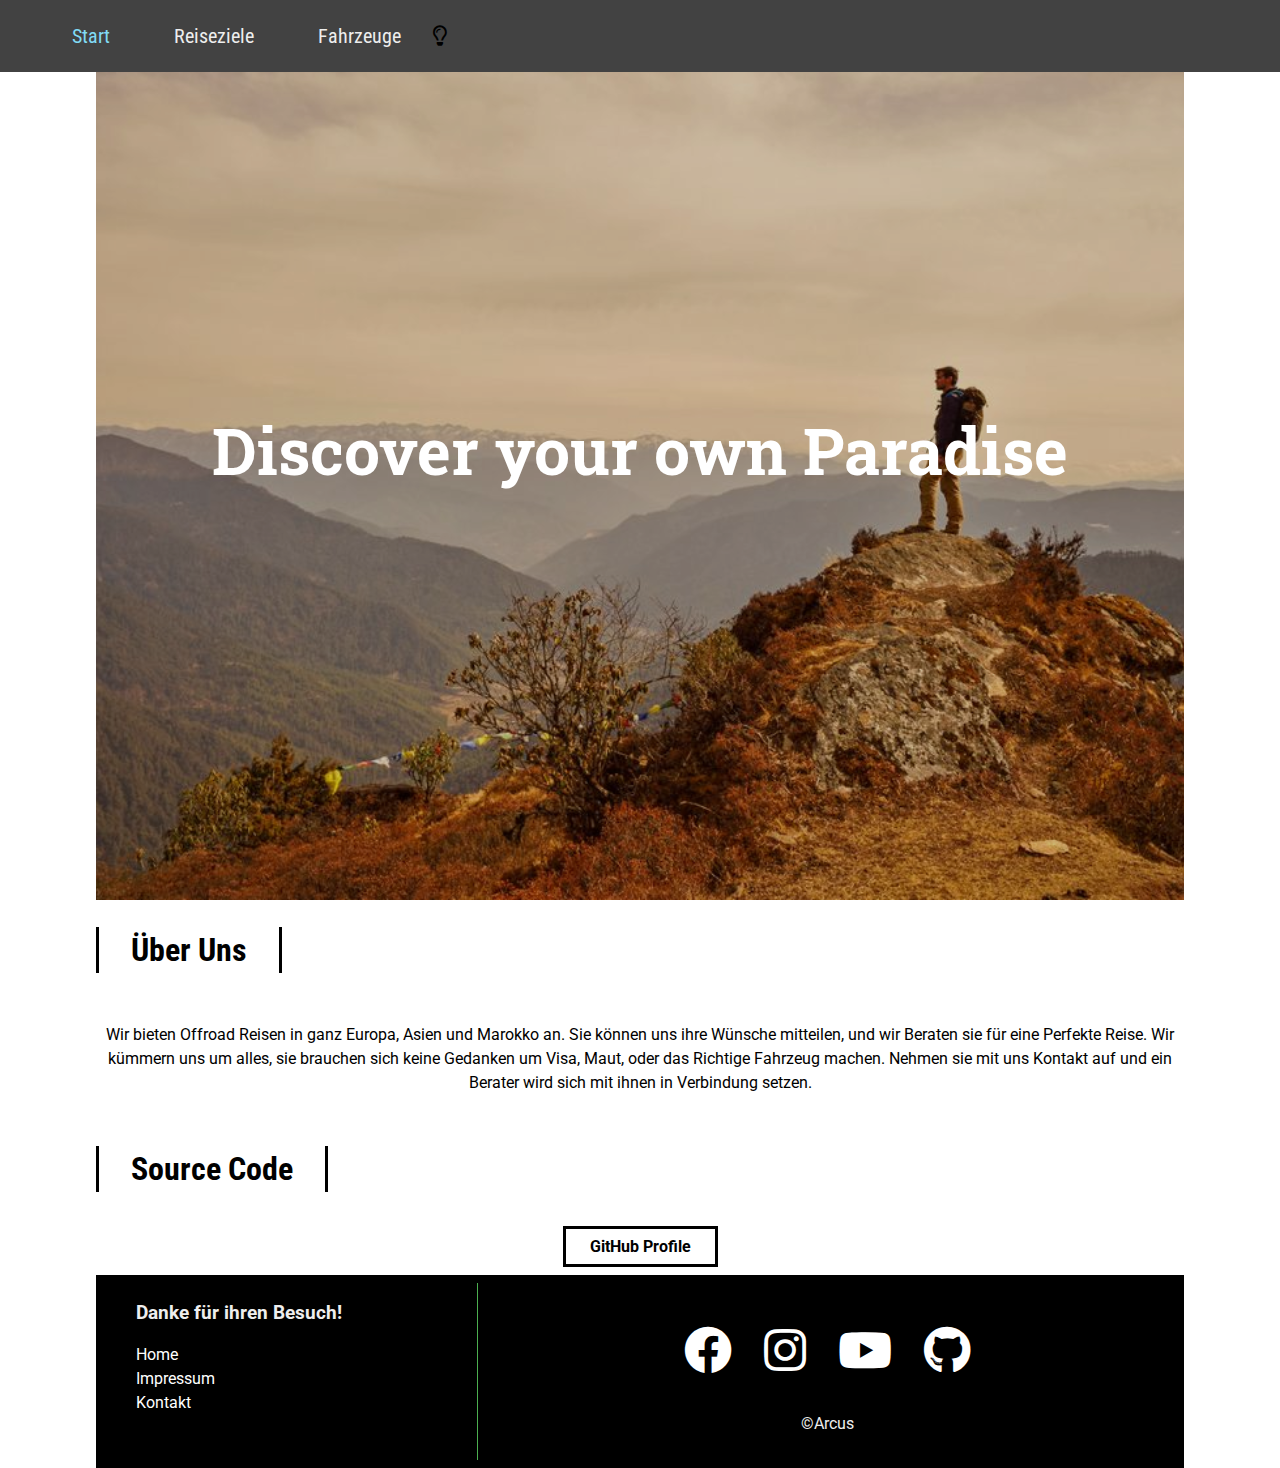
<file: index.html>
<!DOCTYPE html>
<html lang="de">
<head>
    <meta charset="UTF-8">
    <meta name="viewport" content="width=device-width, initial-scale=1.0">
    <link rel="stylesheet" href="https://use.fontawesome.com/releases/v5.1.0/css/all.css">
    <link rel="stylesheet" href="https://fonts.googleapis.com/css?family=Roboto|Roboto+Condensed|Roboto+Slab">
    <link rel="stylesheet" type="text/css" href="style.css">
    <title>Arcus - Offroad Reisen</title>
</head>

<body>

<div id="slideout-menu">
    <ul>
        <li>
            <a href="index.html">Start</a>
        </li>
        <li>
            <a href="ziele.html">Reiseziele</a>
        </li>
        <li>
            <a href="fahrzeuge.html">Fahrzeuge</a>
        </li>
        <li>
            <i class="far fa-lightbulb" onclick="darkmode()"></i>
        </li>
    </ul>
</div>
<nav>
    <div id="menu-icon">
        <i class="fas fa-bars"></i>
    </div>
    <ul>
        <li>
            <a class="active" href="index.html">Start</a>
        </li>
        <li>
            <a href="ziele.html">Reiseziele</a>
        </li>
        <li>
            <a href="fahrzeuge.html">Fahrzeuge</a>
        </li>
        <li>
            <i class="far fa-lightbulb" onclick="darkmode()"></i>
        </li>
    </ul>
</nav>

<main>
    <div id="banner">
        <h1>Discover your own Paradise</h1>
    </div>
    <h2 class="section-heading">Über Uns</h2>
    <section id="section-source">
        <p>
            Wir bieten Offroad Reisen in ganz Europa, Asien und Marokko an. Sie können uns ihre Wünsche mitteilen, und wir Beraten sie für eine Perfekte Reise.
            Wir kümmern uns um alles, sie brauchen sich keine Gedanken um Visa, Maut, oder das Richtige Fahrzeug machen. Nehmen sie mit uns Kontakt auf und ein
            Berater wird sich mit ihnen in Verbindung setzen.
        </p>
    </section>
    <h2 class="section-heading">Source Code</h2>
    <section id="section-source">
        <a href="https://github.com/syntex-tech/Systementwicklung" class="btn-readmore">GitHub Profile</a>
    </section>

    <footer>
        <div id="left-footer">
            <h3>Danke für ihren Besuch!</h3>
            <p>
            <ul>
                <li>
                    <a href="index.html">Home</a>
                </li>
                <li>
                    <a href="impressum.html">Impressum</a>
                </li>
                <li>
                    <a href="kontakt.html">Kontakt</a>
                </li>
            </ul>
            </p>
        </div>
        <div id="right-footer">
            <div id="social-media-footer">
                <ul>
                    <li>
                        <a href="https://www.facebook.com/dhbwmosbach.home">
                            <i class="fab fa-facebook"></i>
                        </a>
                    </li>
                    <li>
                        <a href="https://www.instagram.com/dhbw.mosbach/">
                            <i class="fab fa-instagram"></i>
                        </a>
                    </li>
                    <li>
                        <a href="https://www.youtube.com/c/DHBWMosbachDe-home">
                            <i class="fab fa-youtube"></i>
                        </a>
                    </li>
                    <li>
                        <a href="https://github.com/syntex-tech/Systementwicklung">
                            <i class="fab fa-github"></i>
                        </a>
                    </li>
                </ul>
            </div>
            <p>©Arcus</p>
        </div>
    </footer>
</main>

<script src="darkmode.js"></script>
<script src="main.js"></script>

</body>
</html>
</file>
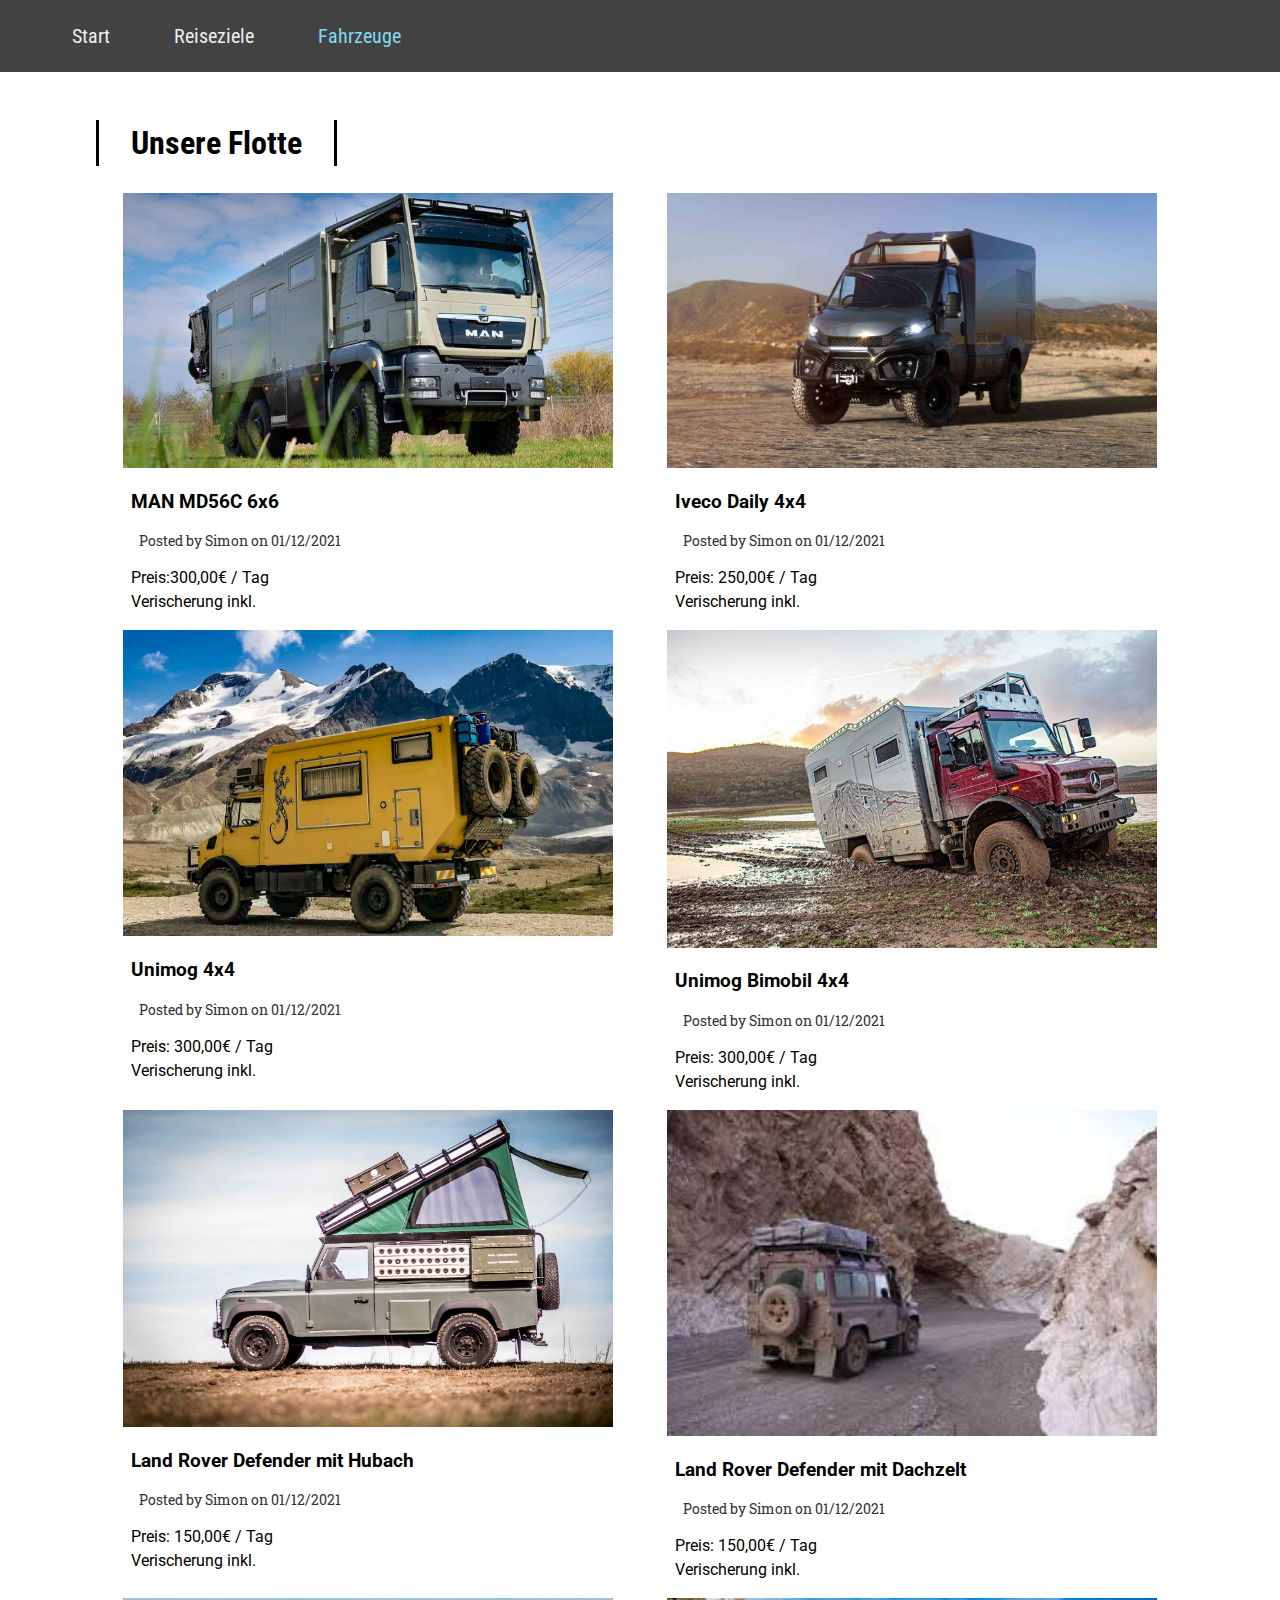
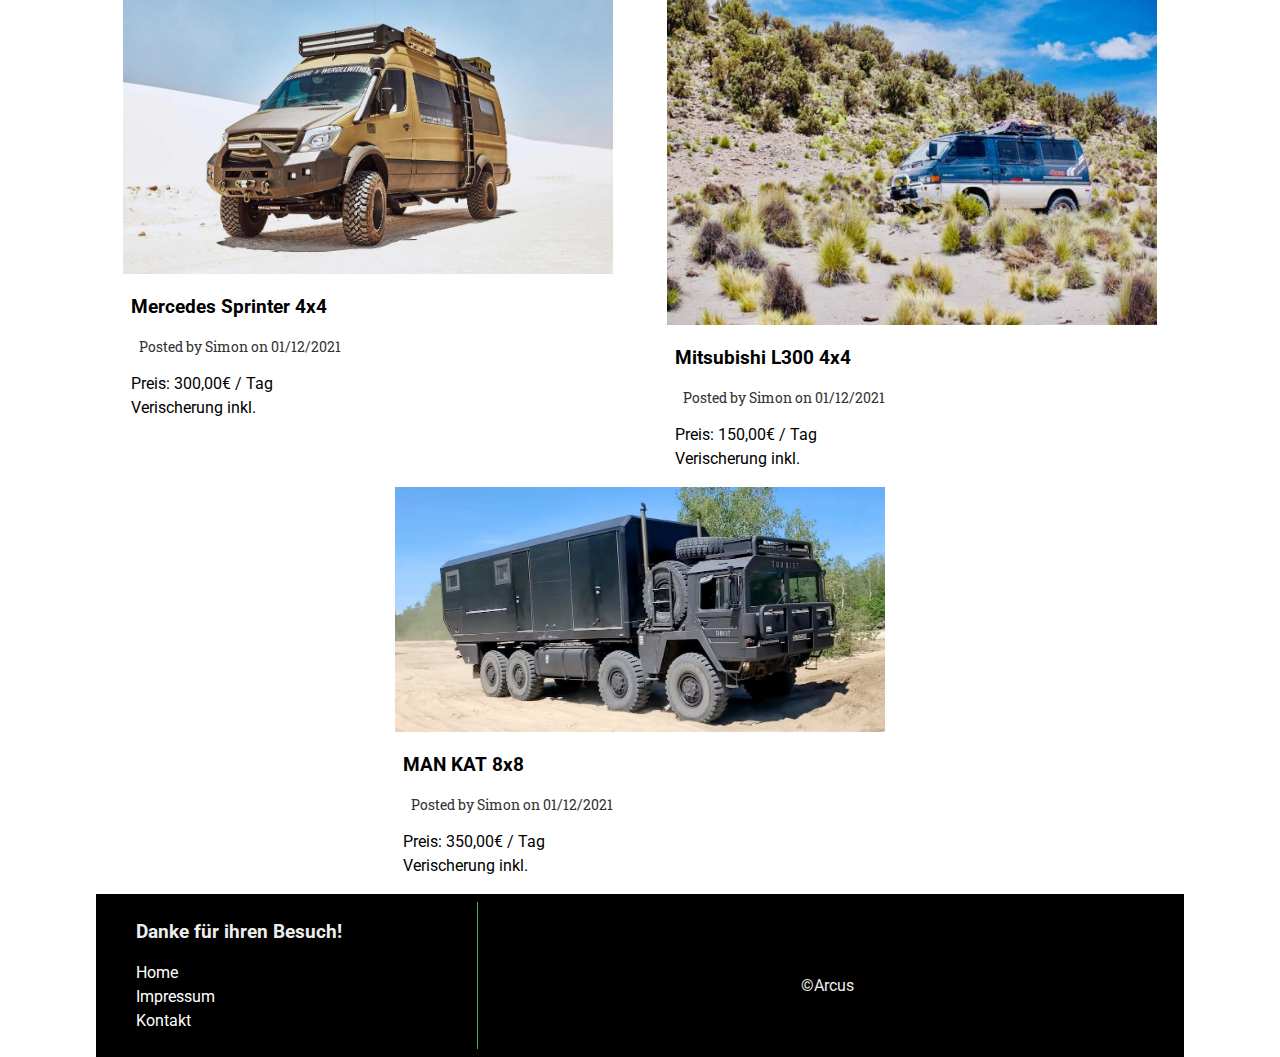
<file: fahrzeuge.html>
<!DOCTYPE html>
<html lang="de">
<head>
    <meta charset="UTF-8">
    <meta name="viewport" content="width=device-width, initial-scale=1.0">
    <link rel="stylesheet" href="https://use.fontawesome.com/releases/v5.1.0/css/all.css" integrity="sha384-lKuwvrZot6UHsBSfcMvOkWwlCMgc0TaWr+30HWe3a4ltaBwTZhyTEggF5tJv8tbt"
          crossorigin="anonymous">
    <link href="https://fonts.googleapis.com/css?family=Roboto|Roboto+Condensed|Roboto+Slab" rel="stylesheet">
    <link rel="stylesheet" href="style.css">
    <title>Arcus - Offroad Reisen</title>
</head>

<body>

<div id="slideout-menu">
    <ul>
        <li>
            <a href="index.html">Start</a>
        </li>
        <li>
            <a href="ziele.html">Reiseziele</a>
        </li>
        <li>
            <a href="fahrzeuge.html">Fahrzeuge</a>
        </li>
        <li>
            <i class="far fa-lightbulb" onclick="darkmode()"></i>
        </li>
    </ul>
</div>
<nav>
    <div id="menu-icon">
        <i class="fas fa-bars"></i>
    </div>
    <ul>
        <li>
            <a href="index.html">Start</a>
        </li>
        <li>
            <a href="ziele.html">Reiseziele</a>
        </li>
        <li>
            <a class="active" href="fahrzeuge.html">Fahrzeuge</a>
        </li>
        <li>
            <i class="far fa-lightbulb" onclick="darkmode()"></i>
        </li>
    </ul>
</nav>

<main>
    <h2 class="page-heading">Unsere Flotte</h2>
    <section>
        <div class="card">
            <div class="card-image">
                <img src="img/MAN6x6.jpg" alt="Card Image">
            </div>
            <div class="card-description">
                <h3>MAN MD56C 6x6</h3>
                <div class="card-meta">
                    Posted by Simon on 01/12/2021
                </div>
                <p>
                    Preis:300,00€ / Tag </br>
                    Verischerung inkl.
                </p>
            </div>
        </div>
        <div class="card">
            <div class="card-image">
                <img src="img/Iveco_Daily4x4.jpg" alt="Card Image">
            </div>

            <div class="card-description">
                <h3>Iveco Daily 4x4</h3>
                <div class="card-meta">
                    Posted by Simon on 01/12/2021
                </div>
                <p>
                    Preis: 250,00€ / Tag </br>
                    Verischerung inkl.
                </p>
            </div>
        </div>
        <div class="card">
            <div class="card-image">
                <img src="img/Unimog_4x4.jpg" alt="Card Image">
            </div>
            <div class="card-description">
                <h3>Unimog 4x4</h3>
                <div class="card-meta">
                    Posted by Simon on 01/12/2021
                </div>
                <p>
                    Preis: 300,00€ / Tag </br>
                    Verischerung inkl.
                </p>
            </div>
        </div>
        <div class="card">
            <div class="card-image">
                <img src="img/Unimog_bimobil.jpg" alt="Card Image">
            </div>
            <div class="card-description">
                <h3>Unimog Bimobil 4x4</h3>
                <div class="card-meta">
                    Posted by Simon on 01/12/2021
                </div>
                <p>
                    Preis: 300,00€ / Tag </br>
                    Verischerung inkl.
                </p>
            </div>
        </div>
        <div class="card">
            <div class="card-image">
                <img src="img/Defender.jpg" alt="Card Image">
            </div>
            <div class="card-description">
                <h3>Land Rover Defender mit Hubach</h3>
                <div class="card-meta">
                    Posted by Simon on 01/12/2021
                </div>
                <p>
                    Preis: 150,00€ / Tag </br>
                    Verischerung inkl.
                </p>
            </div>
        </div>
        <div class="card">
            <div class="card-image">
                <img src="img/Defender_Dachzelt.jfif" alt="Card Image">
            </div>
            <div class="card-description">
                <h3>Land Rover Defender mit Dachzelt</h3>
                <div class="card-meta">
                    Posted by Simon on 01/12/2021
                </div>
                <p>
                    Preis: 150,00€ / Tag </br>
                    Verischerung inkl.
                </p>
            </div>
        </div>
        <div class="card">
            <div class="card-image">
                <img src="img/Sprinter4x4.jpg" alt="Card Image">
            </div>
            <div class="card-description">
                <h3>Mercedes Sprinter 4x4</h3>
                <div class="card-meta">
                    Posted by Simon on 01/12/2021
                </div>
                <p>
                    Preis: 300,00€ / Tag </br>
                    Verischerung inkl.
                </p>
            </div>
        </div>
        <div class="card">
            <div class="card-image">
                <img src="img/l300_4x4.jpg" alt="Card Image">
            </div>
            <div class="card-description">
                <h3>Mitsubishi L300 4x4</h3>
                <div class="card-meta">
                    Posted by Simon on 01/12/2021
                </div>
                <p>
                    Preis: 150,00€ / Tag </br>
                    Verischerung inkl.
                </p>
            </div>
        </div>
        <div class="card">
            <div class="card-image">
                <img src="img/kat8x8.jpg" alt="Card Image">
            </div>

            <div class="card-description">
                <h3>MAN KAT 8x8</h3>
                <div class="card-meta">
                    Posted by Simon on 01/12/2021
                </div>
                <p>
                    Preis: 350,00€ / Tag </br>
                    Verischerung inkl.
                </p>
            </div>
        </div>
    </section>
    <footer>
        <div id="left-footer">
            <h3>Danke für ihren Besuch!</h3>
            <p>
            <ul>
                <li>
                    <a href="index.html">Home</a>
                </li>
                <li>
                    <a href="impressum.html">Impressum</a>
                </li>
                <li>
                    <a href="kontakt.html">Kontakt</a>
                </li>
            </ul>
            </p>
        </div>
        <div id="right-footer">
            <div id="social-media-footer">
                <ul>
                    <li>
                        <a href="https://www.facebook.com/dhbwmosbach.home">
                            <i class="fab fa-facebook"></i>
                        </a>
                    </li>
                    <li>
                        <a href="https://www.instagram.com/dhbw.mosbach/">
                            <i class="fab fa-instagram"></i>
                        </a>
                    </li>
                    <li>
                        <a href="https://www.youtube.com/c/DHBWMosbachDe-home">
                            <i class="fab fa-youtube"></i>
                        </a>
                    </li>
                    <li>
                        <a href="https://github.com/syntex-tech/Systementwicklung">
                            <i class="fab fa-github"></i>
                        </a>
                    </li>
                </ul>
            </div>
            <p>©Arcus</p>
        </div>
    </footer>
</main>

<script src="darkmode.js"></script>
<script src="main.js"></script>

</body>
</html>
</file>
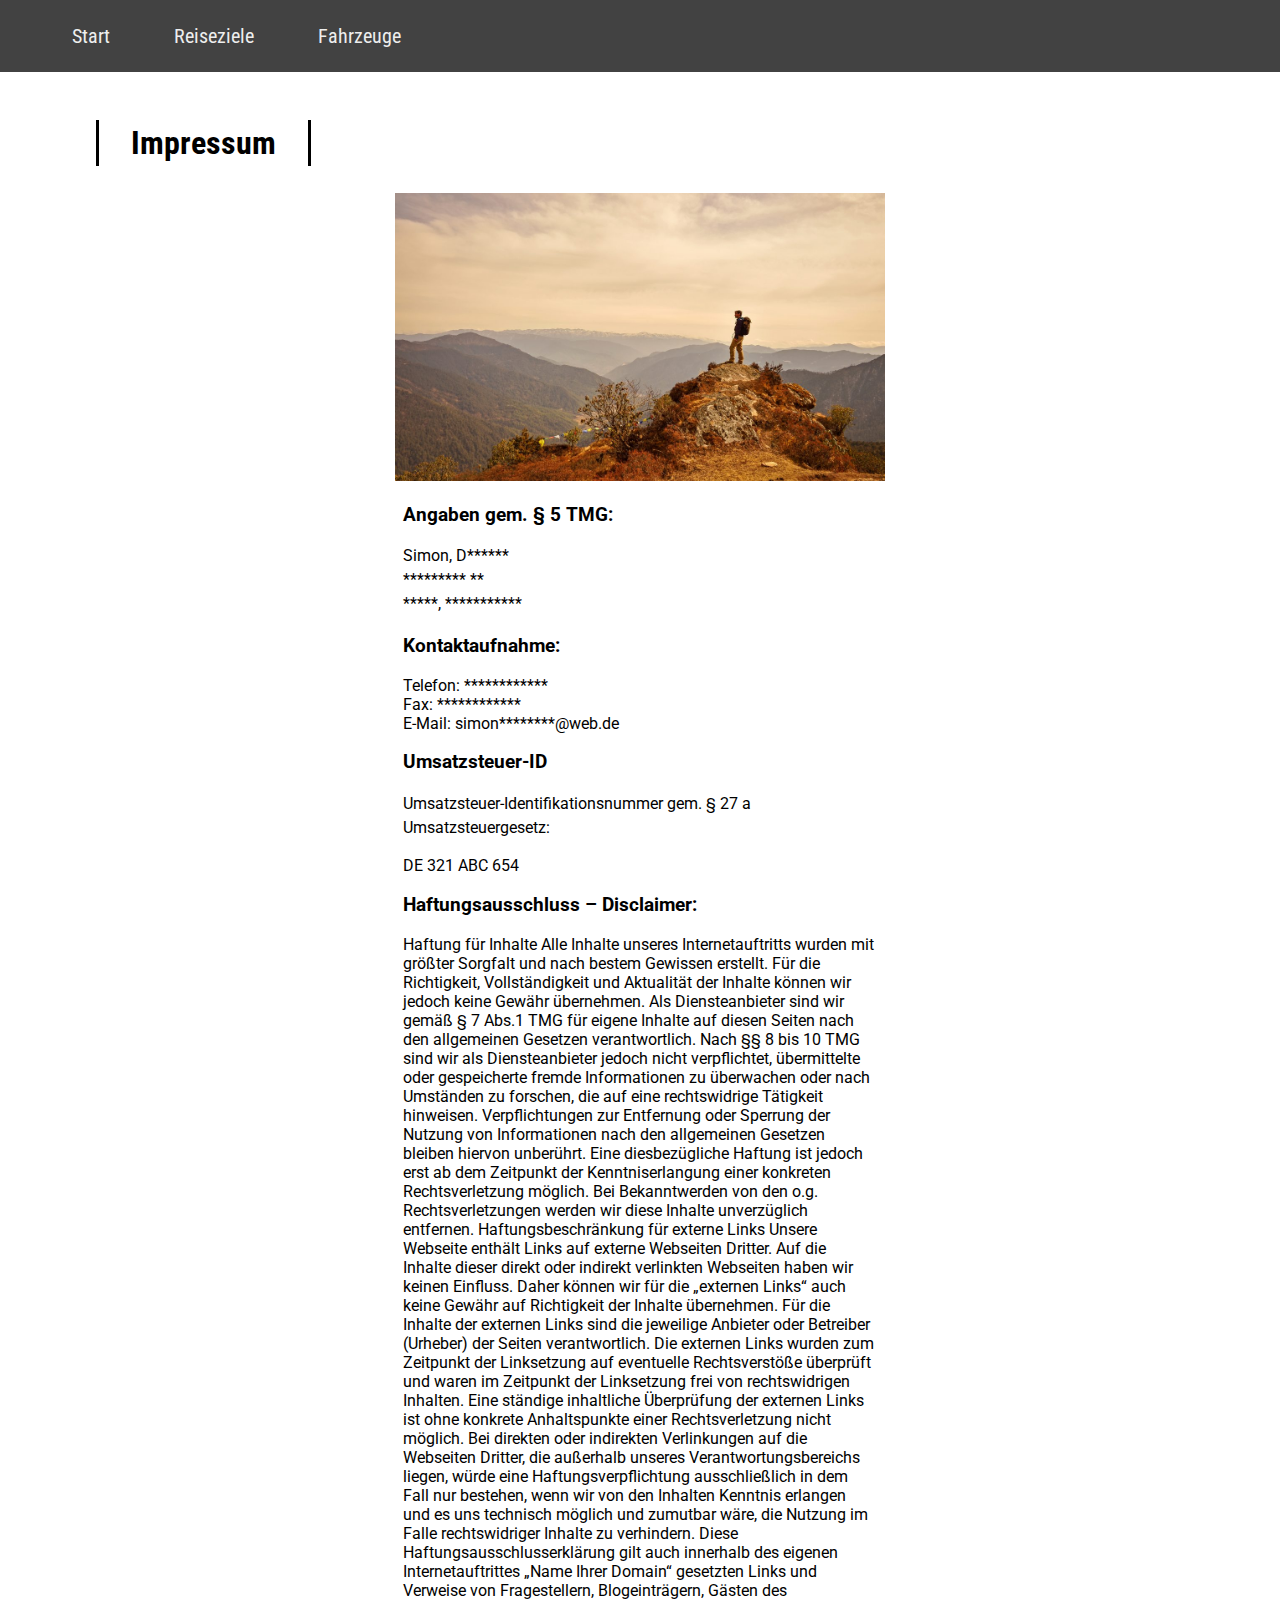
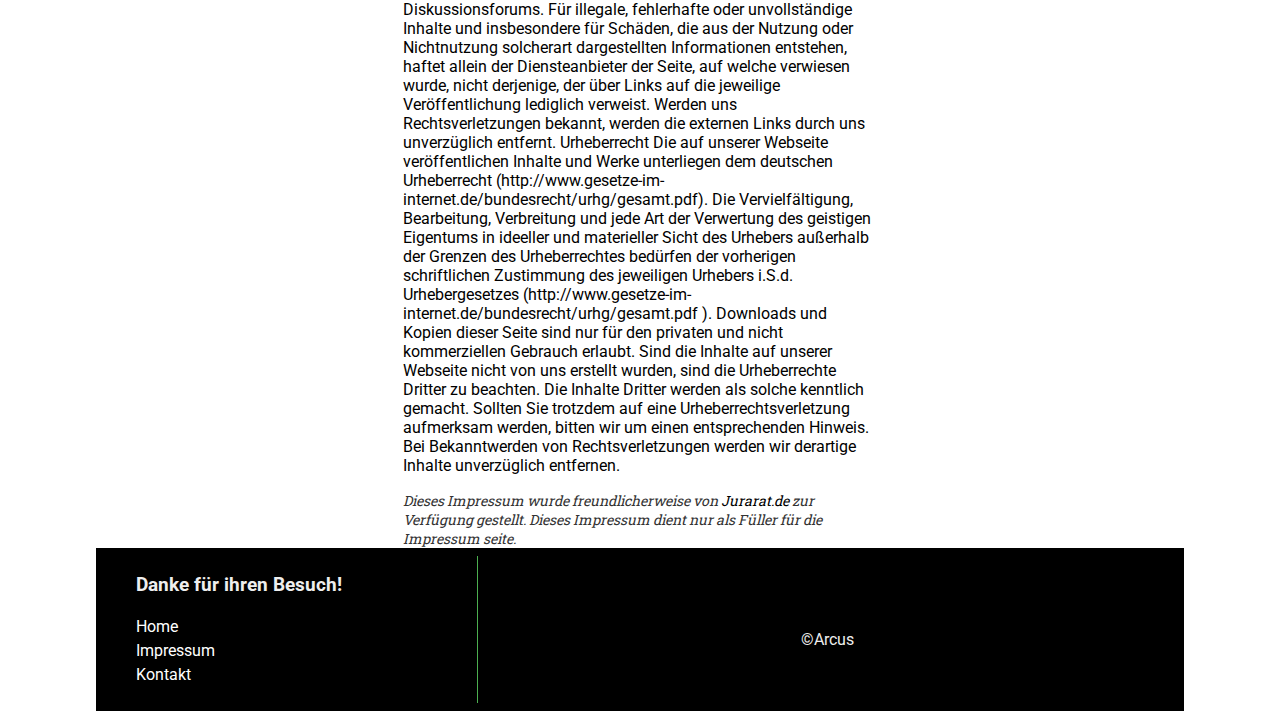
<file: impressum.html>
<!DOCTYPE html>
<html lang="de">
<head>
    <meta charset="UTF-8">
    <meta name="viewport" content="width=device-width, initial-scale=1.0">
    <link rel="stylesheet" href="https://use.fontawesome.com/releases/v5.1.0/css/all.css" integrity="sha384-lKuwvrZot6UHsBSfcMvOkWwlCMgc0TaWr+30HWe3a4ltaBwTZhyTEggF5tJv8tbt"
          crossorigin="anonymous">
    <link href="https://fonts.googleapis.com/css?family=Roboto|Roboto+Condensed|Roboto+Slab" rel="stylesheet">
    <link rel="stylesheet" href="style.css">
    <title>Arcus - Offroad Reisen</title>
</head>

<body>

<div id="slideout-menu">
    <ul>
        <li>
            <a href="index.html">Start</a>
        </li>
        <li>
            <a href="ziele.html">Reiseziele</a>
        </li>
        <li>
            <a href="fahrzeuge.html">Fahrzeuge</a>
        </li>
        <li>
            <i class="far fa-lightbulb" onclick="darkmode()"></i>
        </li>
    </ul>
</div>
<nav>
    <div id="menu-icon">
        <i class="fas fa-bars"></i>
    </div>
    <ul>
        <li>
            <a href="index.html">Start</a>
        </li>
        <li>
            <a href="ziele.html">Reiseziele</a>
        </li>
        <li>
            <a class="fahrzeuge" href="about.html">Fahrzeuge</a>
        </li>
        <li>
            <i class="far fa-lightbulb" onclick="darkmode()"></i>
        </li>
    </ul>
</nav>

<main>
    <h2 class="page-heading">Impressum</h2>
    <div id="post-container">
        <section id="blogpost">
            <div class="card">
                <div class="card-image">
                    <img src="img/banner.jpg" alt="Card Image">
                </div>
                <div class="card-description">
                    <h3>Angaben gem. § 5 TMG:</h3>
                    <p> Simon, D****** </br>
                        ********* ** </br>
                        *****, ***********
                    <h3>Kontaktaufnahme:</h3>
                    Telefon: ************ </br>
                    Fax: ************ </br>
                    E-Mail: simon********@web.de </br>
                    <h3>Umsatzsteuer-ID</h3>
                    <p>Umsatzsteuer-Identifikationsnummer gem. § 27 a Umsatzsteuergesetz:</p>
                    DE 321 ABC 654
                    <h3>Haftungsausschluss – Disclaimer:</h3>
                    Haftung für Inhalte
                    Alle Inhalte unseres Internetauftritts wurden mit größter Sorgfalt und nach bestem Gewissen erstellt.
                    Für die Richtigkeit, Vollständigkeit und Aktualität der Inhalte können wir jedoch keine Gewähr übernehmen.
                    Als Diensteanbieter sind wir gemäß § 7 Abs.1 TMG für eigene Inhalte auf diesen Seiten nach den allgemeinen
                    Gesetzen verantwortlich. Nach §§ 8 bis 10 TMG sind wir als Diensteanbieter jedoch nicht verpflichtet,
                    übermittelte oder gespeicherte fremde Informationen zu überwachen oder nach Umständen zu forschen, die auf eine
                    rechtswidrige Tätigkeit hinweisen. Verpflichtungen zur Entfernung oder Sperrung der Nutzung von Informationen nach
                    den allgemeinen Gesetzen bleiben hiervon unberührt.
                    Eine diesbezügliche Haftung ist jedoch erst ab dem Zeitpunkt der Kenntniserlangung einer konkreten Rechtsverletzung möglich.
                    Bei Bekanntwerden von den o.g. Rechtsverletzungen werden wir diese Inhalte unverzüglich entfernen.
                    Haftungsbeschränkung für externe Links
                    Unsere Webseite enthält Links auf externe Webseiten Dritter. Auf die Inhalte dieser direkt oder indirekt verlinkten
                    Webseiten haben wir keinen Einfluss. Daher können wir für die „externen Links“ auch keine Gewähr auf Richtigkeit der
                    Inhalte übernehmen. Für die Inhalte der externen Links sind die jeweilige Anbieter oder Betreiber (Urheber) der Seiten
                    verantwortlich.
                    Die externen Links wurden zum Zeitpunkt der Linksetzung auf eventuelle Rechtsverstöße überprüft und waren im Zeitpunkt
                    der Linksetzung frei von rechtswidrigen Inhalten. Eine ständige inhaltliche Überprüfung der externen Links ist ohne konkrete
                    Anhaltspunkte einer Rechtsverletzung nicht möglich. Bei direkten oder indirekten Verlinkungen auf die Webseiten Dritter,
                    die außerhalb unseres Verantwortungsbereichs liegen, würde eine Haftungsverpflichtung ausschließlich in dem Fall nur bestehen,
                    wenn wir von den Inhalten Kenntnis erlangen und es uns technisch möglich und zumutbar wäre, die Nutzung im Falle
                    rechtswidriger Inhalte zu verhindern.
                    Diese Haftungsausschlusserklärung gilt auch innerhalb des eigenen Internetauftrittes „Name Ihrer Domain“ gesetzten
                    Links und Verweise von Fragestellern, Blogeinträgern, Gästen des Diskussionsforums. Für illegale, fehlerhafte oder
                    unvollständige Inhalte und insbesondere für Schäden, die aus der Nutzung oder Nichtnutzung solcherart dargestellten
                    Informationen entstehen, haftet allein der Diensteanbieter der Seite, auf welche verwiesen wurde, nicht derjenige,
                    der über Links auf die jeweilige Veröffentlichung lediglich verweist.
                    Werden uns Rechtsverletzungen bekannt, werden die externen Links durch uns unverzüglich entfernt.
                    Urheberrecht
                    Die auf unserer Webseite veröffentlichen Inhalte und Werke unterliegen dem deutschen Urheberrecht
                    (http://www.gesetze-im-internet.de/bundesrecht/urhg/gesamt.pdf). Die Vervielfältigung, Bearbeitung,
                    Verbreitung und jede Art der Verwertung des geistigen Eigentums in ideeller und materieller Sicht des
                    Urhebers außerhalb der Grenzen des Urheberrechtes bedürfen der vorherigen schriftlichen Zustimmung des
                    jeweiligen Urhebers i.S.d. Urhebergesetzes (http://www.gesetze-im-internet.de/bundesrecht/urhg/gesamt.pdf ).
                    Downloads und Kopien dieser Seite sind nur für den privaten und nicht kommerziellen Gebrauch erlaubt.
                    Sind die Inhalte auf unserer Webseite nicht von uns erstellt wurden, sind die Urheberrechte Dritter zu
                    beachten. Die Inhalte Dritter werden als solche kenntlich gemacht. Sollten Sie trotzdem auf eine
                    Urheberrechtsverletzung aufmerksam werden, bitten wir um einen entsprechenden Hinweis. Bei Bekanntwerden
                    von Rechtsverletzungen werden wir derartige Inhalte unverzüglich entfernen.</p>
                    <em>Dieses Impressum wurde freundlicherweise von <a href="https://jurarat.de/muster-impressum">Jurarat.de</a> zur Verfügung
                        gestellt. Dieses Impressum dient nur als Füller für die Impressum seite.</em>
                </div>
            </div>
        </section>
    </div>

    <footer>
        <div id="left-footer">
            <h3>Danke für ihren Besuch!</h3>
            <p>
            <ul>
                <li>
                    <a href="index.html">Home</a>
                </li>
                <li>
                    <a href="impressum.html">Impressum</a>
                </li>
                <li>
                    <a href="kontakt.html">Kontakt</a>
                </li>
            </ul>
            </p>
        </div>
        <div id="right-footer">
            <div id="social-media-footer">
                <ul>
                    <li>
                        <a href="https://www.facebook.com/dhbwmosbach.home">
                            <i class="fab fa-facebook"></i>
                        </a>
                    </li>
                    <li>
                        <a href="https://www.instagram.com/dhbw.mosbach/">
                            <i class="fab fa-instagram"></i>
                        </a>
                    </li>
                    <li>
                        <a href="https://www.youtube.com/c/DHBWMosbachDe-home">
                            <i class="fab fa-youtube"></i>
                        </a>
                    </li>
                    <li>
                        <a href="https://github.com/syntex-tech/Systementwicklung">
                            <i class="fab fa-github"></i>
                        </a>
                    </li>
                </ul>
            </div>
            <p>©Arcus</p>
        </div>
    </footer>
</main>

<script src="darkmode.js"></script>
<script src="main.js"></script>

</body>
</html>
</file>
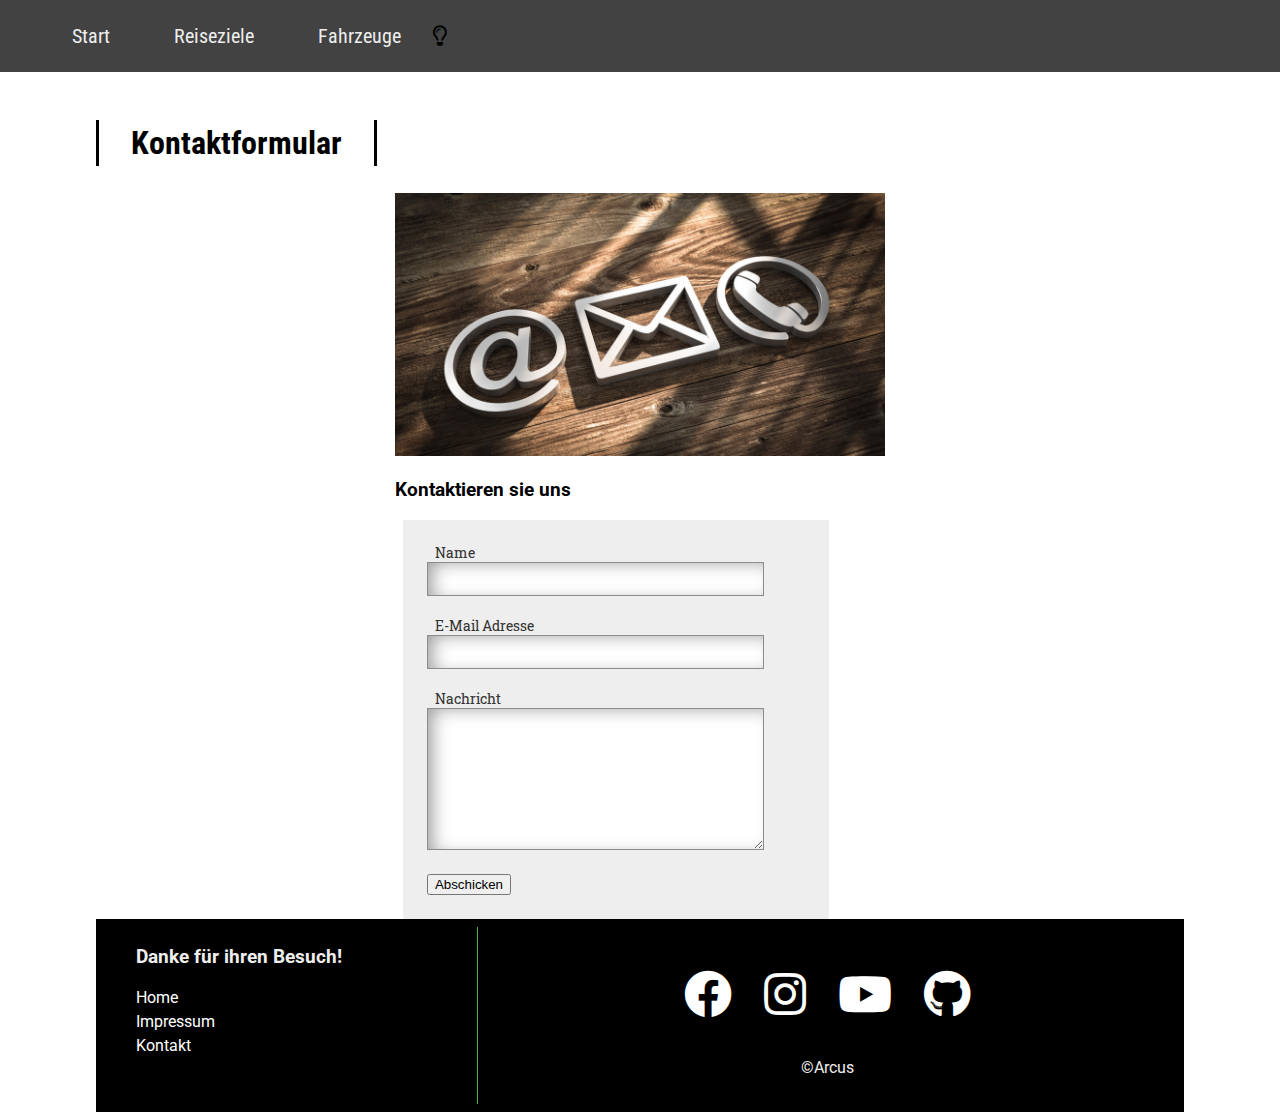
<file: kontakt.html>
<!DOCTYPE html>
<html lang="de">
<head>
    <meta charset="UTF-8">
    <meta name="viewport" content="width=device-width, initial-scale=1.0">
    <link rel="stylesheet" href="https://use.fontawesome.com/releases/v5.1.0/css/all.css">
    <link rel="stylesheet" href="https://fonts.googleapis.com/css?family=Roboto|Roboto+Condensed|Roboto+Slab">
    <link rel="stylesheet" type="text/css" href="style.css">
    <title>Arcus - Offroad Reisen</title>
</head>

<body>

<div id="slideout-menu">
    <ul>
        <li>
            <a href="index.html">Start</a>
        </li>
        <li>
            <a href="ziele.html">Reiseziele</a>
        </li>
        <li>
            <a href="fahrzeuge.html">Fahrzeuge</a>
        </li>
        <li>
            <i class="far fa-lightbulb" onclick="darkmode()"></i>
        </li>
    </ul>
</div>
<nav>
    <div id="menu-icon">
        <i class="fas fa-bars"></i>
    </div>
    <ul>
        <li>
            <a href="index.html">Start</a>
        </li>
        <li>
            <a href="ziele.html">Reiseziele</a>
        </li>
        <li>
            <a href="fahrzeuge.html">Fahrzeuge</a>
        </li>
        <li>
            <i class="far fa-lightbulb" onclick="darkmode()"></i>
        </li>
    </ul>
</nav>

<main>
    <h2 class="page-heading">Kontaktformular</h2>
    <div id="post-container">
        <section id="blogpost">
            <div class="card">
                <div class="card-image">
                    <img src="img/kontakt.jpg" alt="Card Image">
                </div>
                <h3>Kontaktieren sie uns</h3>
                <div class="card-description">
                    <form>
                        <div>
                            <div class="card-meta">
                                <label for="Name">Name</label>
                            </div>
                            <input type="text" id="Name" name="Name" required>
                        </div>
                        <div>
                            <div class="card-meta">
                                <label for="Email">E-Mail Adresse</label>
                            </div>
                            <input type="Email" id="Email" name="Email" required>
                        </div>
                        <div>
                            <div class="card-meta">
                                <label for="Nachricht">Nachricht</label>
                            </div>
                            <textarea id="Nachricht" name="Nachricht" required></textarea>
                        </div>
                        <div>
                            <Button onclick="check()">Abschicken</Button>
                        </div>
                    </form>
                </div>
            </div>
        </section>
    </div>

    <footer>
        <div id="left-footer">
            <h3>Danke für ihren Besuch!</h3>
            <p>
            <ul>
                <li>
                    <a href="index.html">Home</a>
                </li>
                <li>
                    <a href="impressum.html">Impressum</a>
                </li>
                <li>
                    <a href="kontakt.html">Kontakt</a>
                </li>
            </ul>
            </p>
        </div>
        <div id="right-footer">
            <div id="social-media-footer">
                <ul>
                    <li>
                        <a href="https://www.facebook.com/dhbwmosbach.home">
                            <i class="fab fa-facebook"></i>
                        </a>
                    </li>
                    <li>
                        <a href="https://www.instagram.com/dhbw.mosbach/">
                            <i class="fab fa-instagram"></i>
                        </a>
                    </li>
                    <li>
                        <a href="https://www.youtube.com/c/DHBWMosbachDe-home">
                            <i class="fab fa-youtube"></i>
                        </a>
                    </li>
                    <li>
                        <a href="https://github.com/syntex-tech/Systementwicklung">
                            <i class="fab fa-github"></i>
                        </a>
                    </li>
                </ul>
            </div>
            <p>©Arcus</p>
        </div>
    </footer>
</main>

<script src="kontakt.js"></script>
<script src="darkmode.js"></script>
<script src="main.js"></script>

</body>
</html>
</file>
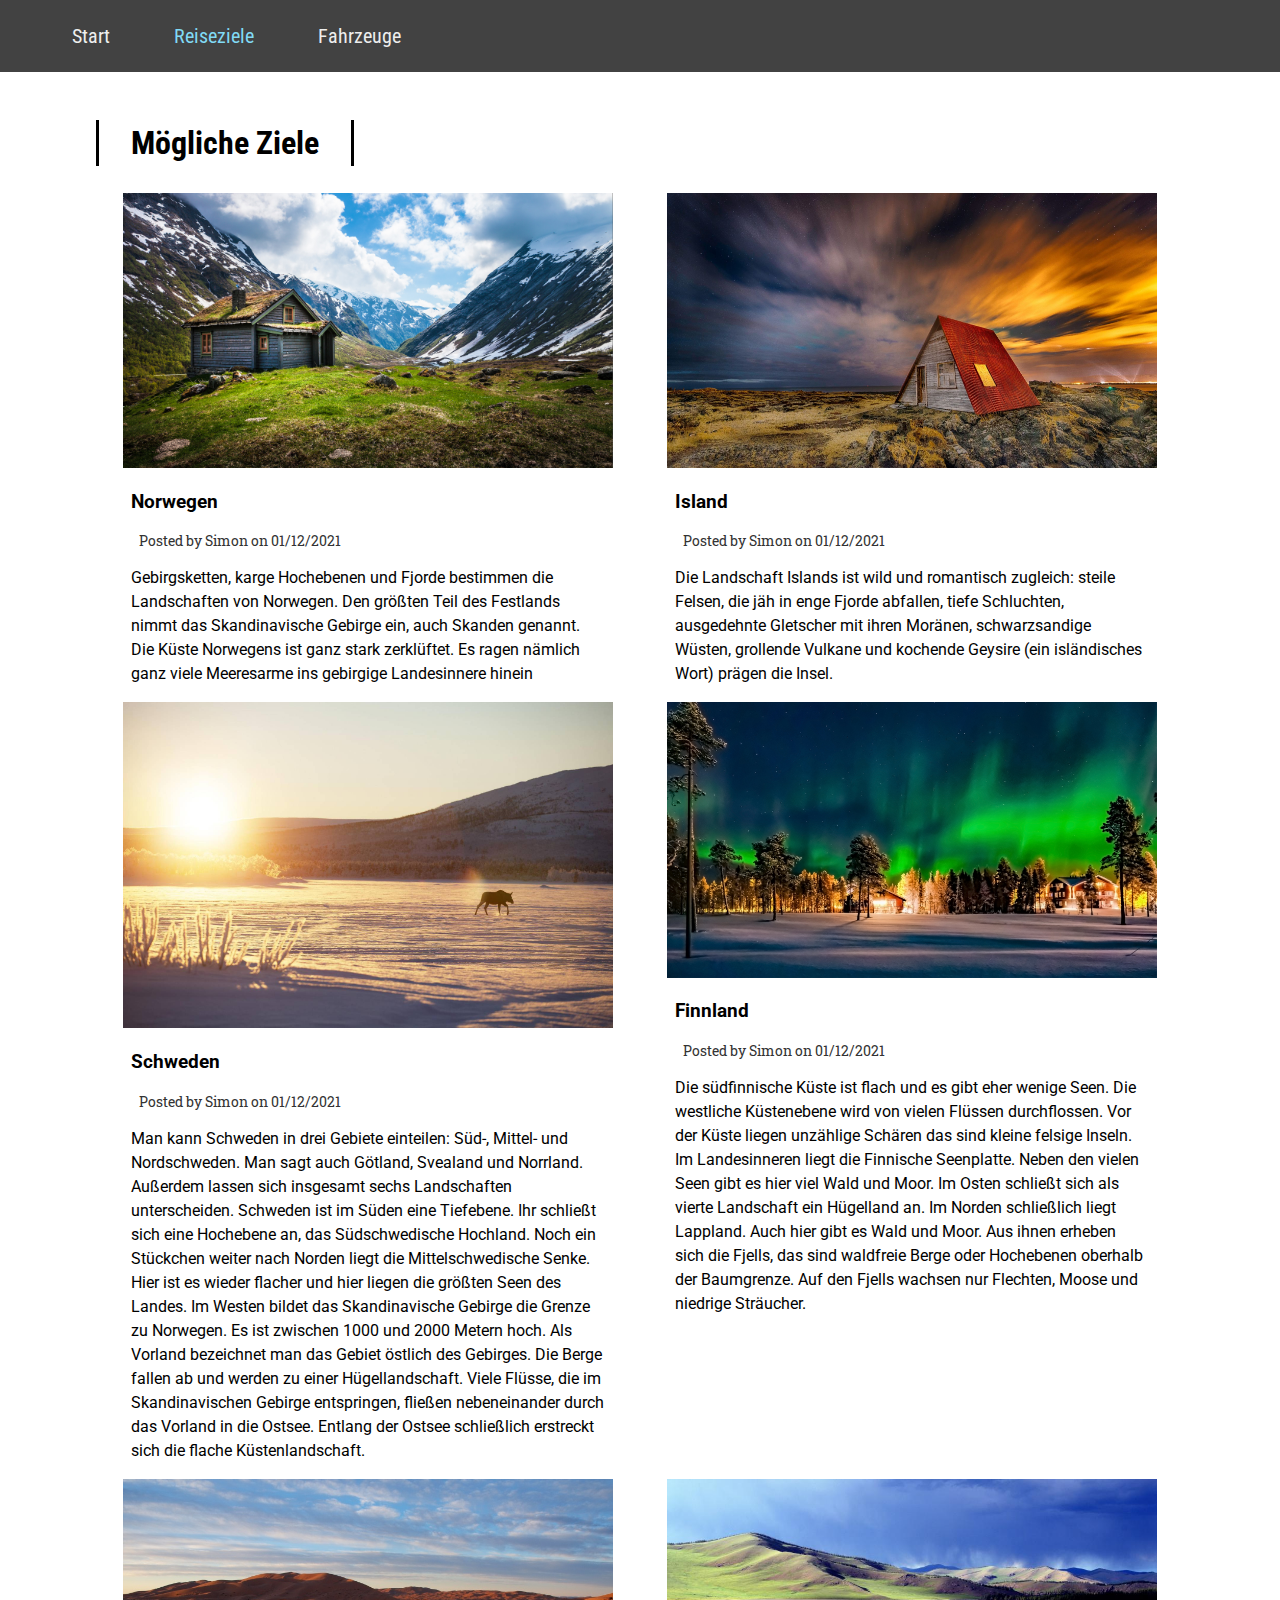
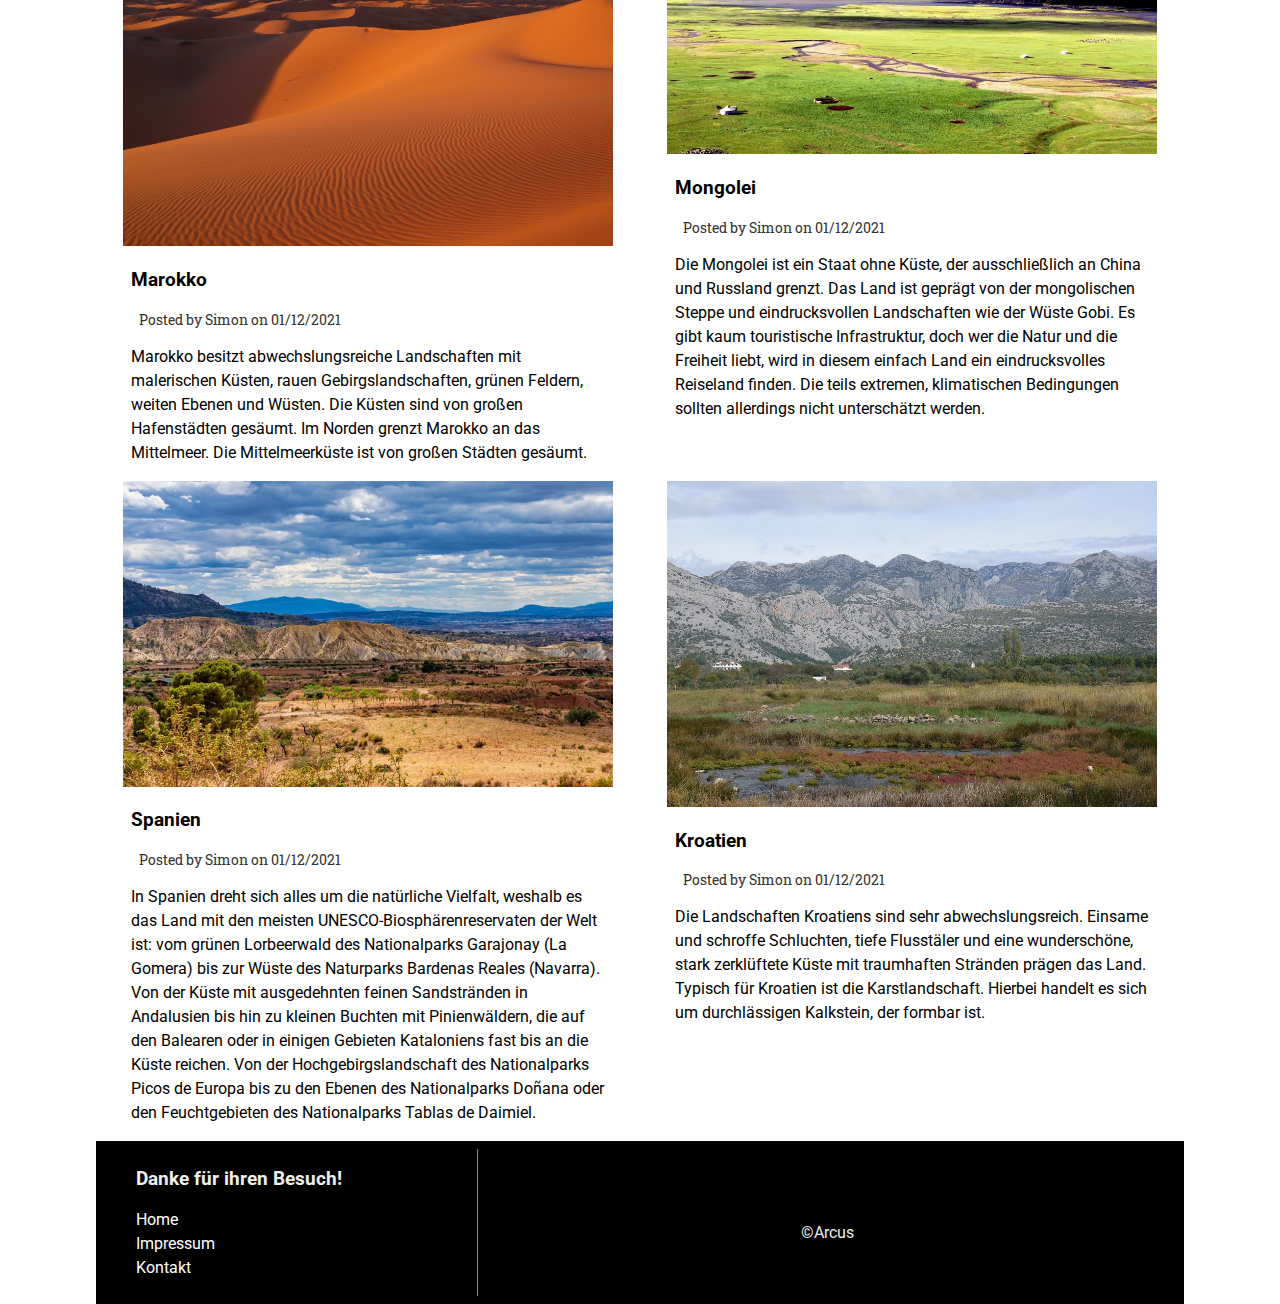
<file: ziele.html>
<!DOCTYPE html>
<html lang="de">
<head>
    <meta charset="UTF-8">
    <meta name="viewport" content="width=device-width, initial-scale=1.0">
    <link rel="stylesheet" href="https://use.fontawesome.com/releases/v5.1.0/css/all.css" integrity="sha384-lKuwvrZot6UHsBSfcMvOkWwlCMgc0TaWr+30HWe3a4ltaBwTZhyTEggF5tJv8tbt"
          crossorigin="anonymous">
    <link href="https://fonts.googleapis.com/css?family=Roboto|Roboto+Condensed|Roboto+Slab" rel="stylesheet">
    <link rel="stylesheet" href="style.css">
    <title>Arcus - Offroad Reisen</title>
</head>

<body>

<div id="slideout-menu">
    <ul>
        <li>
            <a href="index.html">Start</a>
        </li>
        <li>
            <a href="ziele.html">Reiseziele</a>
        </li>
        <li>
            <a href="fahrzeuge.html">Fahrzeuge</a>
        </li>
        <li>
            <i class="far fa-lightbulb" onclick="darkmode()"></i>
        </li>
    </ul>
</div>
<nav>
    <div id="menu-icon">
        <i class="fas fa-bars"></i>
    </div>
    <ul>
        <li>
            <a href="index.html">Start</a>
        </li>
        <li>
            <a class="active" href="ziele.html">Reiseziele</a>
        </li>
        <li>
            <a href="fahrzeuge.html">Fahrzeuge</a>
        </li>
        <li>
            <i class="far fa-lightbulb" onclick="darkmode()"></i>
        </li>
    </ul>
</nav>

<main>
    <h2 class="page-heading">Mögliche Ziele</h2>
    <section>
        <div class="card">
            <div class="card-image">
                <img src="img/Norwegen.jpg" alt="Card Image">
            </div>
            <div class="card-description">
                <h3>Norwegen</h3>
                <div class="card-meta">
                    Posted by Simon on 01/12/2021
                </div>
                <p>
                    Gebirgsketten, karge Hochebenen und Fjorde bestimmen die Landschaften von Norwegen.
                    Den größten Teil des Festlands nimmt das Skandinavische Gebirge ein, auch Skanden genannt.
                    Die Küste Norwegens ist ganz stark zerklüftet. Es ragen nämlich ganz viele Meeresarme ins gebirgige Landesinnere hinein
                </p>
            </div>
        </div>
        <div class="card">
            <div class="card-image">
                <img src="img/Island.jpg" alt="Card Image">
            </div>
            <div class="card-description">
                <h3>Island</h3>
                <div class="card-meta">
                    Posted by Simon on 01/12/2021
                </div>
                <p>
                    Die Landschaft Islands ist wild und romantisch zugleich: steile Felsen, die jäh in enge Fjorde abfallen,
                    tiefe Schluchten, ausgedehnte Gletscher mit ihren Moränen, schwarzsandige Wüsten, grollende Vulkane und
                    kochende Geysire (ein isländisches Wort) prägen die Insel.
                </p>
            </div>
        </div>
        <div class="card">
            <div class="card-image">
                <img src="img/schweden.jpg" alt="Card Image">
            </div>
            <div class="card-description">
                <h3>Schweden</h3>
                <div class="card-meta">
                    Posted by Simon on 01/12/2021
                </div>
                <p>
                    Man kann Schweden in drei Gebiete einteilen: Süd-, Mittel- und Nordschweden. Man sagt auch Götland,
                    Svealand und Norrland. Außerdem lassen sich insgesamt sechs Landschaften unterscheiden. Schweden ist im
                    Süden eine Tiefebene. Ihr schließt sich eine Hochebene an, das Südschwedische Hochland. Noch ein Stückchen weiter nach
                    Norden liegt die Mittelschwedische Senke. Hier ist es wieder flacher und hier liegen die
                    größten Seen des Landes. Im Westen bildet das Skandinavische Gebirge die Grenze zu Norwegen.
                    Es ist zwischen 1000 und 2000 Metern hoch. Als Vorland bezeichnet man das Gebiet
                    östlich des Gebirges. Die Berge fallen ab und werden zu einer Hügellandschaft. Viele Flüsse,
                    die im Skandinavischen Gebirge entspringen, fließen nebeneinander durch das Vorland in die Ostsee.
                    Entlang der Ostsee schließlich erstreckt sich die flache Küstenlandschaft.
                </p>
            </div>
        </div>
        <div class="card">
            <div class="card-image">
                <img src="img/Finnland.jpg" alt="Card Image">
            </div>
            <div class="card-description">
                <h3>Finnland</h3>
                <div class="card-meta">
                    Posted by Simon on 01/12/2021
                </div>
                <p>
                    Die südfinnische Küste ist flach und es gibt eher wenige Seen. Die westliche Küstenebene wird von
                    vielen Flüssen durchflossen. Vor der Küste liegen unzählige Schären das sind kleine felsige Inseln.
                    Im Landesinneren liegt die Finnische Seenplatte. Neben den vielen Seen gibt es hier viel Wald und Moor.
                    Im Osten schließt sich als vierte Landschaft ein Hügelland an. Im Norden schließlich liegt Lappland.
                    Auch hier gibt es Wald und Moor. Aus ihnen erheben sich die Fjells, das sind waldfreie Berge oder
                    Hochebenen oberhalb der Baumgrenze. Auf den Fjells wachsen nur Flechten, Moose und niedrige Sträucher.
                </p>
            </div>
        </div>
        <div class="card">
            <div class="card-image">
                <img src="img/marokko.jpg" alt="Card Image">
            </div>
            <div class="card-description">
                <h3>Marokko</h3>
                <div class="card-meta">
                    Posted by Simon on 01/12/2021
                </div>
                <p>
                    Marokko besitzt abwechslungsreiche Landschaften mit malerischen Küsten, rauen Gebirgslandschaften,
                    grünen Feldern, weiten Ebenen und Wüsten. Die Küsten sind von großen Hafenstädten gesäumt.
                    Im Norden grenzt Marokko an das Mittelmeer. Die Mittelmeerküste ist von großen Städten gesäumt.
                </p>
            </div>
        </div>
        <div class="card">
            <div class="card-image">
                <img src="img/mongolei.jpg" alt="Card Image">
            </div>
            <div class="card-description">
                <h3>Mongolei</h3>
                <div class="card-meta">
                    Posted by Simon on 01/12/2021
                </div>
                <p>
                    Die Mongolei ist ein Staat ohne Küste, der ausschließlich an China und Russland grenzt.
                    Das Land ist geprägt von der mongolischen Steppe und eindrucksvollen Landschaften wie der
                    Wüste Gobi. Es gibt kaum touristische Infrastruktur, doch wer die Natur und die Freiheit liebt,
                    wird in diesem einfach Land ein eindrucksvolles Reiseland finden. Die teils extremen,
                    klimatischen Bedingungen sollten allerdings nicht unterschätzt werden.
                </p>
            </div>
        </div>
        <div class="card">
            <div class="card-image">
                <img src="img/spanien.jpeg" alt="Card Image">
            </div>
            <div class="card-description">
                <h3>Spanien</h3>
                <div class="card-meta">
                    Posted by Simon on 01/12/2021
                </div>
                <p>
                    In Spanien dreht sich alles um die natürliche Vielfalt, weshalb es das Land mit den
                    meisten UNESCO-Biosphärenreservaten der Welt ist: vom grünen Lorbeerwald des Nationalparks Garajonay
                    (La Gomera) bis zur Wüste des Naturparks Bardenas Reales (Navarra). Von der Küste mit ausgedehnten
                    feinen Sandstränden in Andalusien bis hin zu kleinen Buchten mit Pinienwäldern, die auf den Balearen oder
                    in einigen Gebieten Kataloniens fast bis an die Küste reichen. Von der Hochgebirgslandschaft des Nationalparks
                    Picos de Europa bis zu den Ebenen des Nationalparks Doñana oder den Feuchtgebieten des Nationalparks Tablas de Daimiel.
                </p>
            </div>
        </div>
        <div class="card">
            <div class="card-image">
                <img src="img/kroatien.jpg" alt="Card Image">
            </div>
            <div class="card-description">
                <h3>Kroatien</h3>
                <div class="card-meta">
                    Posted by Simon on 01/12/2021
                </div>
                <p>
                    Die Landschaften Kroatiens sind sehr abwechslungsreich. Einsame und schroffe Schluchten,
                    tiefe Flusstäler und eine wunderschöne, stark zerklüftete Küste mit traumhaften Stränden prägen das Land.
                    Typisch für Kroatien ist die Karstlandschaft. Hierbei handelt es sich um durchlässigen Kalkstein, der formbar ist.
                </p>
            </div>
        </div>
    </section>

    <footer>
        <div id="left-footer">
            <h3>Danke für ihren Besuch!</h3>
            <p>
            <ul>
                <li>
                    <a href="index.html">Home</a>
                </li>
                <li>
                    <a href="impressum.html">Impressum</a>
                </li>
                <li>
                    <a href="kontakt.html">Kontakt</a>
                </li>
            </ul>
            </p>
        </div>
        <div id="right-footer">
            <div id="social-media-footer">
                <ul>
                    <li>
                        <a href="https://www.facebook.com/dhbwmosbach.home">
                            <i class="fab fa-facebook"></i>
                        </a>
                    </li>
                    <li>
                        <a href="https://www.instagram.com/dhbw.mosbach/">
                            <i class="fab fa-instagram"></i>
                        </a>
                    </li>
                    <li>
                        <a href="https://www.youtube.com/c/DHBWMosbachDe-home">
                            <i class="fab fa-youtube"></i>
                        </a>
                    </li>
                    <li>
                        <a href="https://github.com/syntex-tech/Systementwicklung">
                            <i class="fab fa-github"></i>
                        </a>
                    </li>
                </ul>
            </div>
            <p>©Arcus</p>
        </div>
    </footer>
</main>

<script src="darkmode.js"></script>
<script src="main.js"></script>

</body>
</html>
</file>
<file: style.css>
body {
  font-family: "Roboto", sans-serif;
  margin: 0;
}

.darkmode {
  background-color: #202125;
  color: white;
}

.darkmode .card-meta {
	color: white;
}

em {
  color:#333;
  font-size: 14px;
  font-family:'Roboto Slab', serif;	
}

h1 {
  padding: 8px;
  border-radius: 8px;
  margin: 0;
  font-size: 64px;
  font-family: "Roboto Slab", serif;
}

p {
  line-height: 1.5;
}

main {
  margin: 0 auto;
}

a {
  text-decoration: none;
  color: black;
}

a:hover {
  text-decoration: underline;
}

input,
textarea {
  height: 32px;
  padding: 0 16px;
  font-family: "Roboto Condensed", sans-serif;
  font-size: 20px;
  border: none;
  box-shadow: inset 8px 3px 18px -4px rgba(0, 0, 0, 0.4);
}

input:focus,
textarea:focus {
  outline: none;
}

#banner {
  height: 100vh;
  display: flex;
  align-items: center;
  justify-content: center;
  flex-direction: column;
  background: rgba(0, 0, 0, 0.2) url("img/banner.jpg");
  background-size: cover;
  background-attachment: fixed;
  background-position: center;
  background-blend-mode: overlay;
  color: white;
}

#banner h3 {
  border-radius: 8px;
  padding: 0 24px;
  font-size: 24px;
}
nav {
  height: 72px;
  background: #424242;
  width: 100%;
  margin: 0;
  position: fixed;
  font-family: "Roboto Condensed", sans-serif;
  font-size: 20px;
  display: flex;
  justify-content: space-between;
  padding: 0 16px 0 0;
  box-sizing: border-box;
  z-index: 100;

}

nav a {
  padding: 0 32px;
  color: #eee;
  transition: 0.4s;
}

nav a:hover {
  text-decoration: none;
  color: #4CAF50;
}

nav ul {
  display: flex;
  list-style: none;
  justify-content: space-around;
  align-items: center;
  height: 100%;
  margin: 0;
}

.active {
  color: #81DAF5;
}
#menu-icon {
  height: 100%;
  font-size: 28px;
  padding: 0 4px;
  color: #eee;
  display: none;
  align-items: center;
}
#slideout-menu {
  display: none;
  background: #2d3436;
  z-index: 100;
  position: fixed;
  transition: 0.4s;
  margin-top: 72px;
  width: 100%;
  text-align: center;
  opacity:0;
  pointer-events:none;
}

#slideout-menu ul {
  list-style: none;
  padding: 0 32px;
}

#slideout-menu ul li {
  padding: 8px;
}

#slideout-menu a {
  font-family: "Roboto Condensed", sans-serif;
  font-size: 20px;
  color: white;
}

#slideout-menu input {
  width: 85%;
  padding: 8px;
  font-family: "Roboto Condensed", sans-serif;
  font-size: 20px;
  text-align: center;
}

section {
  display: flex;
  justify-content: space-around;
  flex-wrap: wrap;
}

.section-heading {
  font-size: 32px;
  font-family: "Roboto Condensed", sans-serif;
  border-left: 3px solid black;
  border-right: 3px solid black;
  transition: all 0.4s;
  display: inline-block;
  padding: 4px 32px;
}

.section-heading:hover {
  padding: 4px 48px;
  background: #4CAF50;
}

#section-source p {
  padding: 8px;
  text-align: center;
}

#section-source a {
  margin: 8px;
  text-align: center;
}

.card-image {
  transition: 0.4s;
}

.card-image:hover {
  box-shadow: 0 10px 6px -6px #777;
}

.card .card-description {
  padding: 0 8px;
}

.card-meta-blogpost{
  color:#333;
  font-size:14px;
  padding: 16px;
  font-family:'Roboto Slab', serif;
}

.btn-readmore {
  padding: 8px 24px;
  border: 3px solid black;
  transition: 0.4s;
  display: inline-block;
  margin-bottom: 24px;
  margin-left: 24px;
  font-weight: bold;
  cursor: pointer;
  background: white;
}

.btn-readmore:hover {
  background: #4CAF50;
  text-decoration: none;
  padding: 8px 64px 8px 24px;
  color: white;
}

footer {
  background: black;
  padding: 8px;
  color: #eee;
  display: flex;
}

footer a {
  color: white;
}

footer #left-footer {
  flex: 1;
  border-right: 1px solid #4CAF50;
  padding-left: 32px;
}

footer #left-footer ul {
  padding: 0;
  list-style: none;
  line-height: 1.5;
}

footer #right-footer {
  flex: 2;
  padding: 8px;
  text-align: center;
}

footer #social-media-footer a .fa-facebook,
footer #social-media-footer a .fa-instagram,
footer #social-media-footer a .fa-youtube,
footer #social-media-footer a .fa-github {
  color: white;
  transition: 0.4s;
}

footer #social-media-footer ul {
  display: flex;
  list-style: none;
  justify-content: center;
  padding: 0;
}

footer #social-media-footer ul li {
  font-size: 48px;
  padding: 16px;
  transition: 0.4s;
}

footer #social-media-footer ul li:hover a .fa-youtube {
  color: red;
}

footer #social-media-footer ul li:hover a .fa-facebook {
  color: #3b5998;
}

footer #social-media-footer ul li:hover a .fa-instagram {
  color: #FA58F4;
}

footer #social-media-footer ul li:hover a .fa-github {
  color: #bbb;
}

.page-heading{
  font-size:32px;
  font-family:'Roboto Condensed', sans-serif;
  border-left:3px solid black;
  border-right:3px solid black;
  transition: all 0.4s;
  display:inline-block;
  padding:4px 32px;
  margin-top: 120px;
}

.page-heading:hover{
  padding:4px 48px;
  background:#4CAF50;
}

.card-meta{
  color:#333;
  font-size: 14px;
  padding-left:8px;
  font-family:'Roboto Slab', serif;
}

.card-meta a{
  color:#333;
}

@media (max-width: 900px) {
  nav ul {
    display: none;
  }

  #menu-icon {
    display: flex;
  }

  #slideout-menu {
    display: block;
  }

  #sidebar{
    display: none;
  }
}

@media (max-width: 719px) {
  main {
    width: 95%;
  }

  section {
    flex-direction: column;
  }

  .card,
  .card .card-image img {
    width: 100%;
  }

  footer {
    flex-direction: column;
    text-align: center;
  }

  footer #left-footer {
    flex: 1;
    border-right: 0;
    padding-left: 0;
  }

  footer #right-footer {
    background: #eee;
    color: black;
  }

  footer #right-footer a {
    color: black;
  }

  footer #social-media-footer a .fa-facebook,
  footer #social-media-footer a .fa-instagram,
  footer #social-media-footer a .fa-youtube,
  footer #social-media-footer a .fa-github {
    color: black;
    transition: 0.4s;
  }
}

@media (max-width: 600px) {
  main {
    width: 100%;
  }

  h1 {
    font-size: 48px;
  }

  #banner h3 {
    font-size: 20px;
  }

  .card {
    text-align: center;
  }
}

@media (min-width: 720px) {
  main {
    width: 95%;
  }
  .card {
    width: 45%;
  }
  .card .card-image img {
    width: 100%;
  }
}

@media (min-width: 1200px) {
  main {
    width: 85%;
  }
}

form {
  background-color: #eee;
  width: 80%; 
  padding: 5%;

}
label { 
  display: block;
  cursor: pointer; 
}
input#Email,#Name,
textarea {
  width: 80%;
  border: 1px solid #8c8c8c;
  margin-bottom: 1em;
}
textarea {
  height: 7em;
}
input:focus,
textarea:focus {
  background-color: #d9d9d9;
}
</file>
